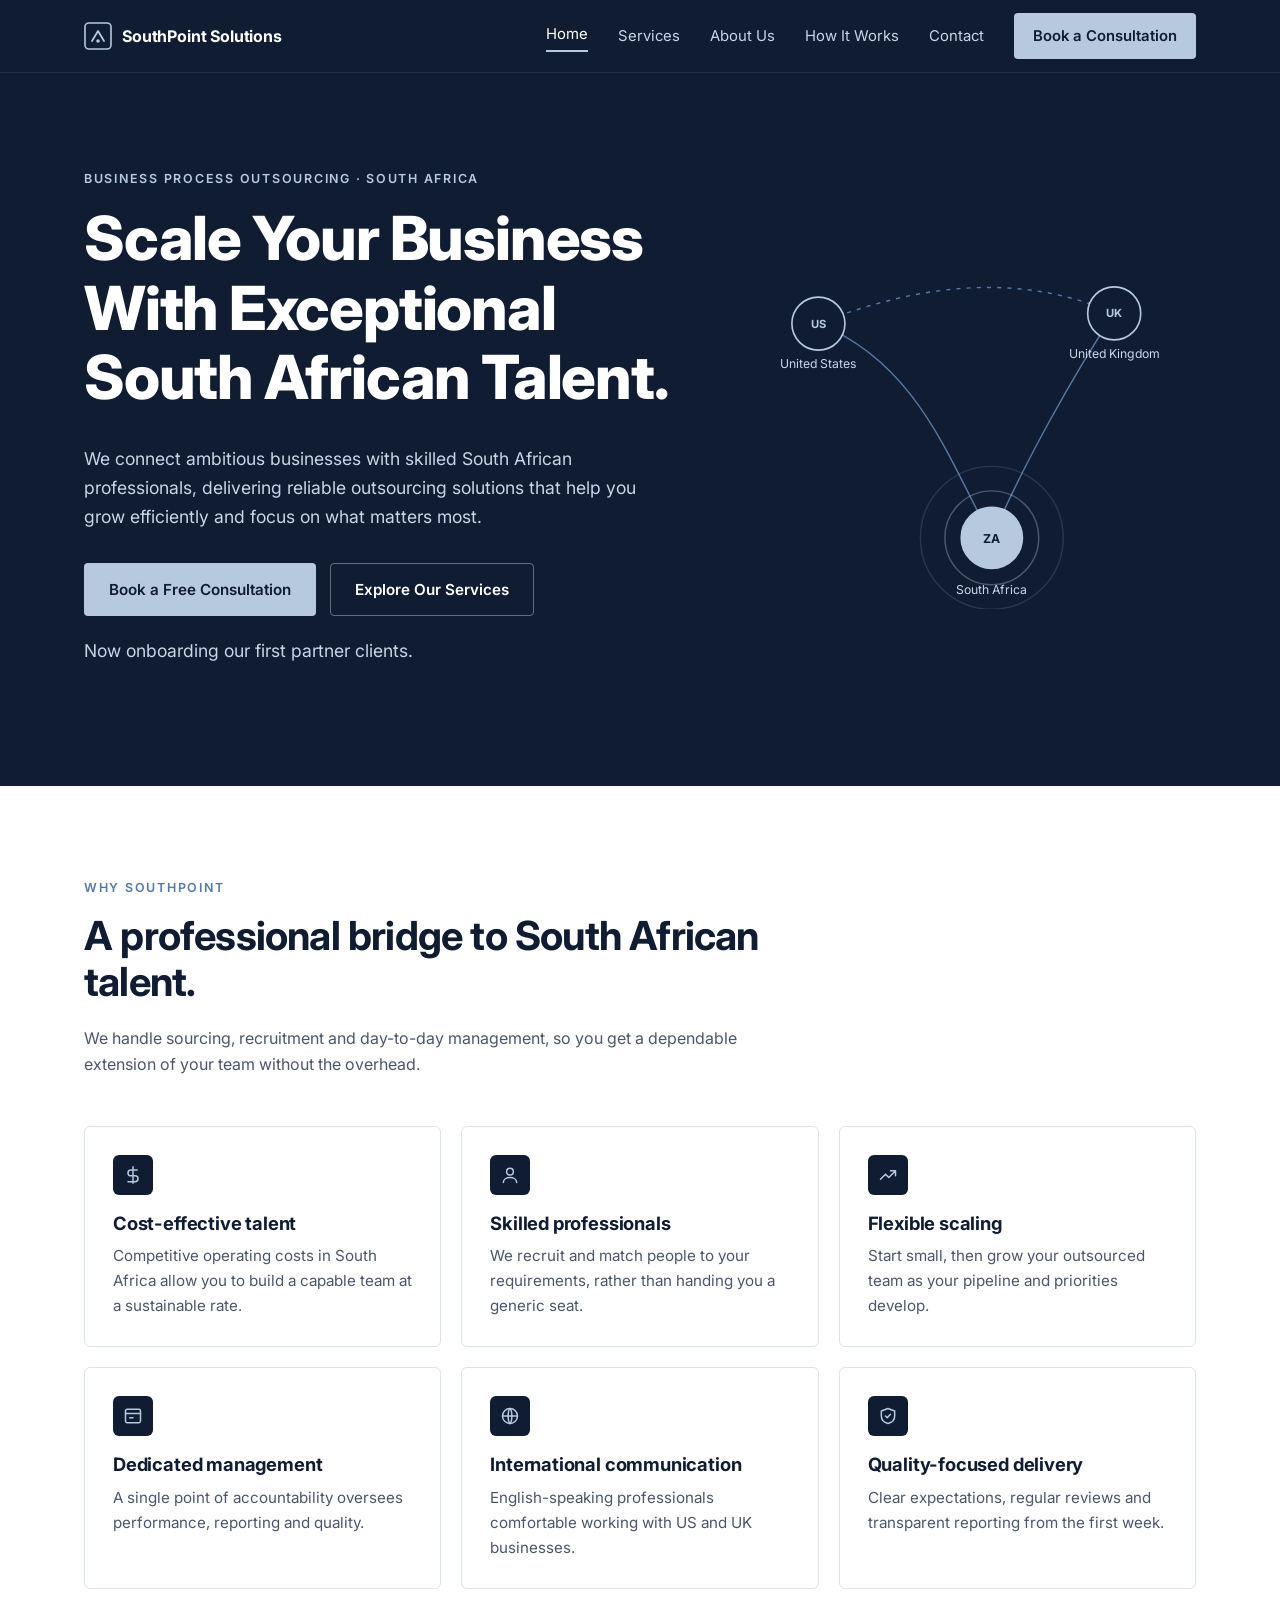
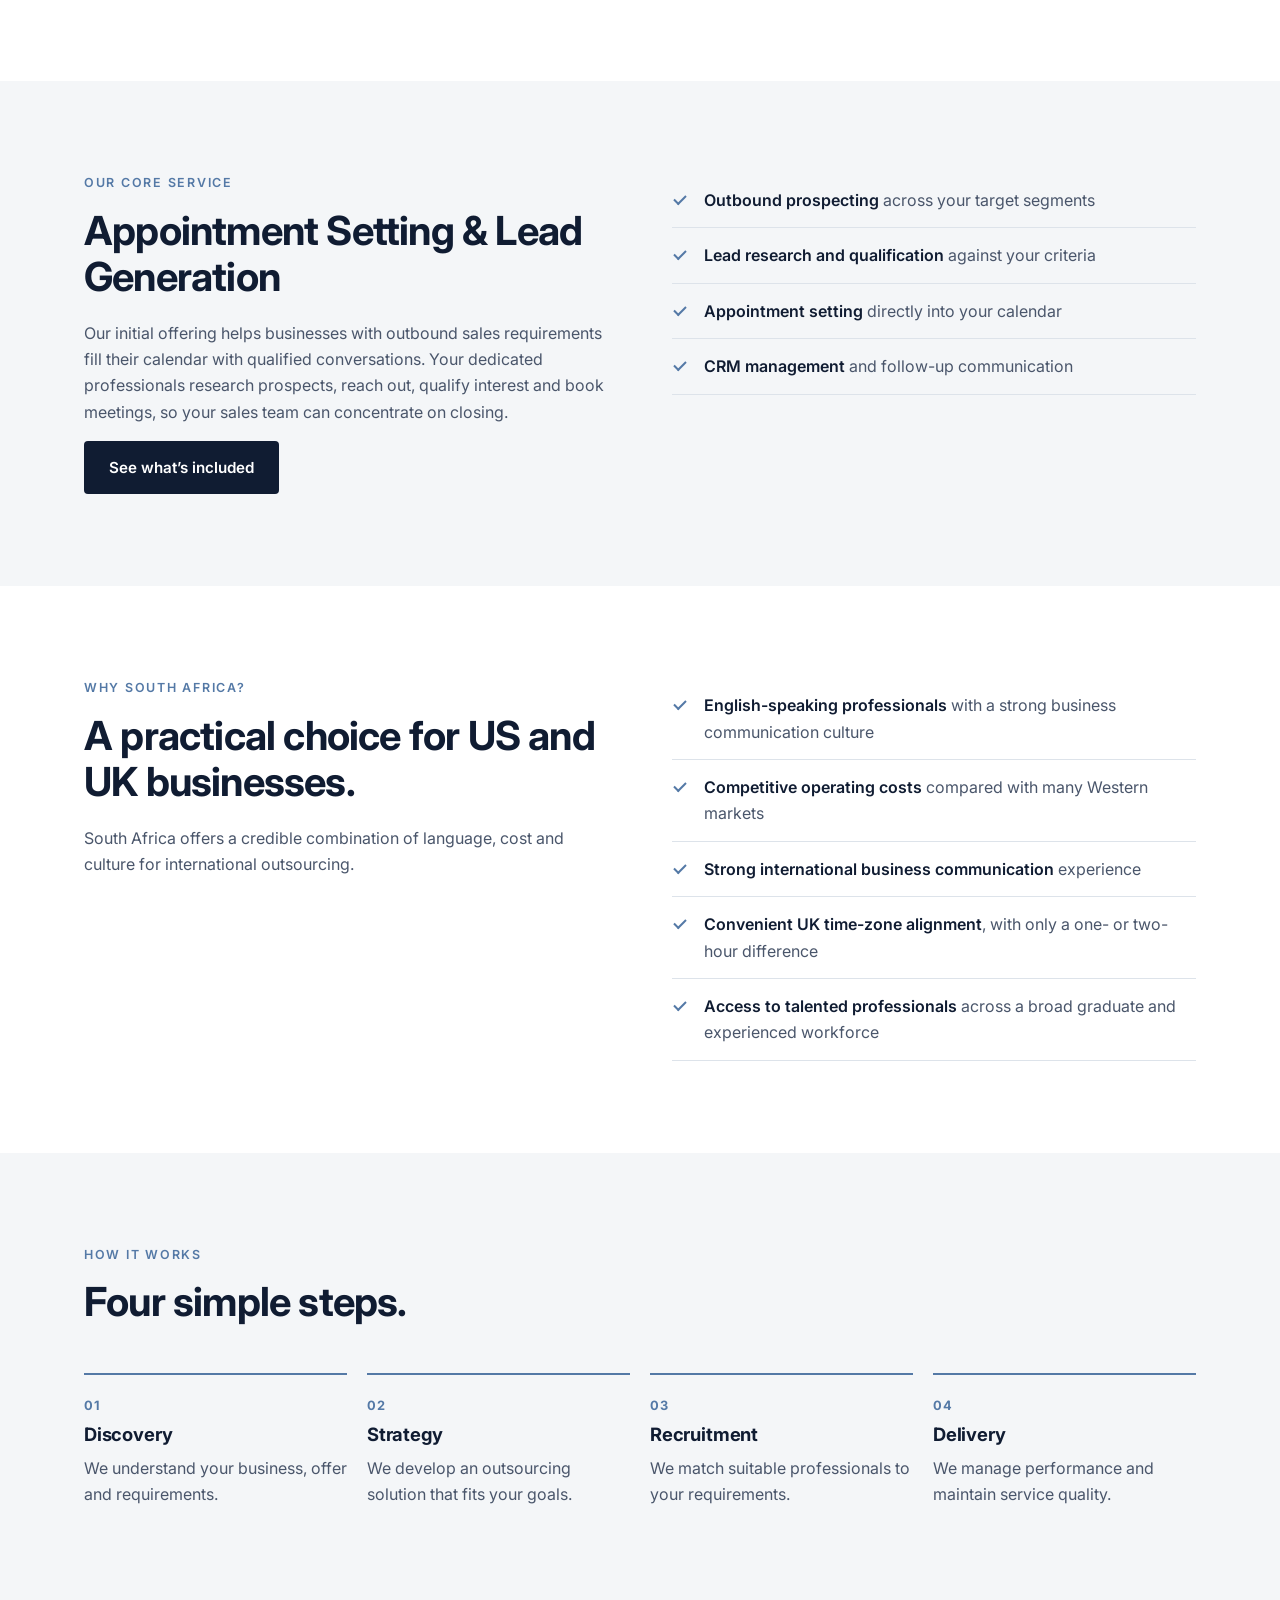
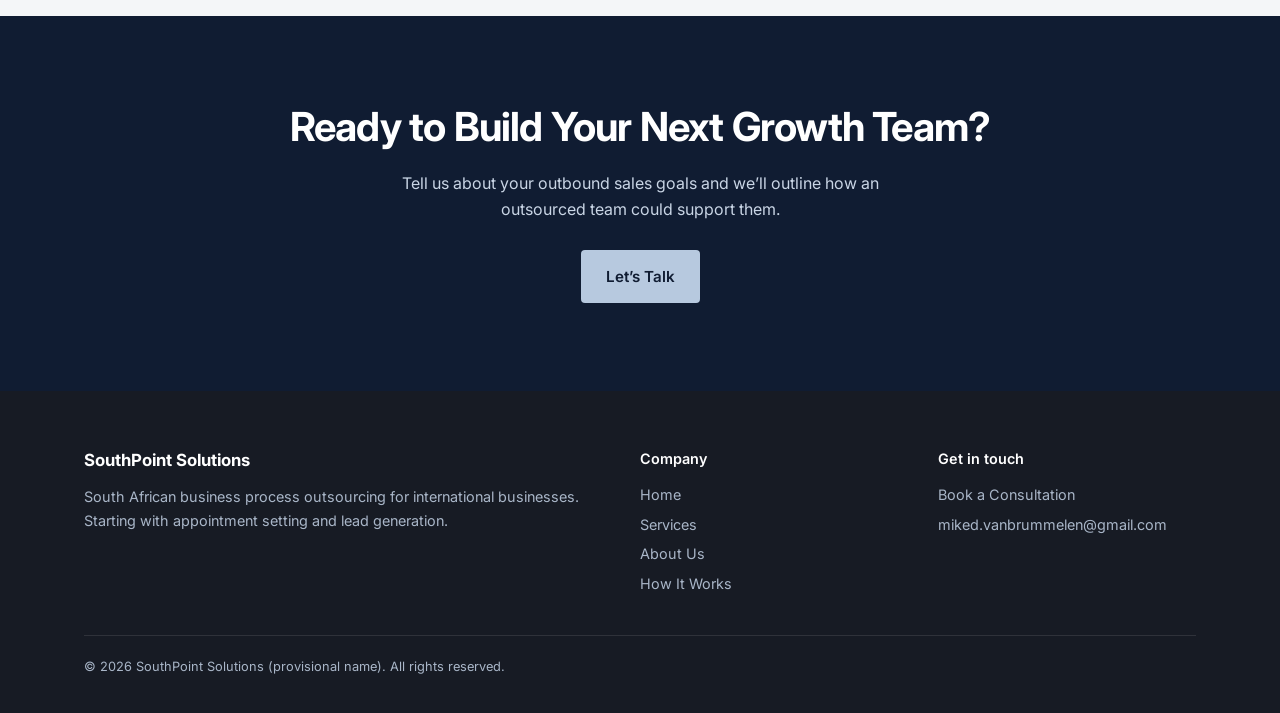
<file: index.html>
<!DOCTYPE html>
<html lang="en">
<head>
<meta charset="utf-8">
<meta name="viewport" content="width=device-width, initial-scale=1, viewport-fit=cover">
<title>SouthPoint Solutions | South African BPO &amp; Outsourced Appointment Setting</title>
<meta name="description" content="South African business process outsourcing for US and UK companies. Outsourced appointment setting and lead generation with dedicated management.">
<link rel="icon" href="assets/favicon.svg" type="image/svg+xml">
<link rel="preconnect" href="https://fonts.googleapis.com">
<link rel="stylesheet" href="https://fonts.googleapis.com/css2?family=Inter:wght@400;500;600;700;800&display=swap">
<link rel="stylesheet" href="assets/css/style.css">
</head>
<body>
<header>
<div class="wrap nav">
<a class="logo" href="index.html" aria-label="SouthPoint Solutions home"><svg viewBox="0 0 28 28" fill="none"><rect x="1" y="1" width="26" height="26" rx="4" stroke="#B7C9DF" stroke-width="1.6"/><path d="M8 19l6-10 6 10" stroke="#B7C9DF" stroke-width="1.8" stroke-linecap="round" stroke-linejoin="round"/><circle cx="14" cy="19" r="1.8" fill="#B7C9DF"/></svg>SouthPoint Solutions</a>
<button class="burger" id="burger" aria-label="Toggle menu" aria-expanded="false" aria-controls="menu"><svg width="24" height="24" viewBox="0 0 24 24" fill="none" stroke="currentColor" stroke-width="2" stroke-linecap="round"><path d="M3 6h18M3 12h18M3 18h18"/></svg></button>
<nav class="menu" id="menu" aria-label="Main">
<a href="index.html" class="on" aria-current="page">Home</a><a href="services.html">Services</a><a href="about.html">About Us</a><a href="how-it-works.html">How It Works</a><a href="contact.html">Contact</a>
<a class="btn btn-p" href="contact.html">Book a Consultation</a>
</nav>
</div>
</header>
<main id="main">
<section class="hero"><div class="wrap grid">
<div>
<span class="eyebrow" style="color:#B7C9DF">Business Process Outsourcing &middot; South Africa</span>
<h1>Scale Your Business With Exceptional South African Talent.</h1>
<p>We connect ambitious businesses with skilled South African professionals, delivering reliable outsourcing solutions that help you grow efficiently and focus on what matters most.</p>
<div class="cta-row"><a class="btn btn-p" href="contact.html">Book a Free Consultation</a><a class="btn btn-s" href="services.html">Explore Our Services</a></div>
<p class="note">Now onboarding our first partner clients.</p>
</div>
<svg class="vis" viewBox="0 0 440 360" role="img" aria-label="Network connecting international businesses with a South African team">
<g fill="none" stroke="#5479A6" stroke-width="1.4"><path d="M70 80 C170 120 200 220 240 290"/><path d="M360 70 C320 130 270 220 240 290" /><path d="M70 80 C170 40 270 30 360 70" stroke-dasharray="4 6"/><circle cx="240" cy="290" r="46" stroke="#B7C9DF" stroke-opacity=".35"/><circle cx="240" cy="290" r="70" stroke="#B7C9DF" stroke-opacity=".15"/></g>
<g fill="#101C32" stroke="#B7C9DF" stroke-width="1.6"><circle cx="70" cy="80" r="26"/><circle cx="360" cy="70" r="26"/><circle cx="240" cy="290" r="30" fill="#B7C9DF"/></g>
<g font-family="Inter,sans-serif" font-size="12" fill="#c9d5e5" text-anchor="middle"><text x="70" y="124">United States</text><text x="360" y="114">United Kingdom</text><text x="240" y="345">South Africa</text></g>
<g font-family="Inter,sans-serif" font-size="11" font-weight="700" fill="#B7C9DF" text-anchor="middle"><text x="70" y="84">US</text><text x="360" y="74">UK</text></g>
<text x="240" y="295" font-family="Inter,sans-serif" font-size="12" font-weight="700" fill="#101C32" text-anchor="middle">ZA</text>
</svg>
</div></section>

<section class="s"><div class="wrap">
<div class="head"><span class="eyebrow">Why SouthPoint</span><h2>A professional bridge to South African talent.</h2><p>We handle sourcing, recruitment and day-to-day management, so you get a dependable extension of your team without the overhead.</p></div>
<div class="g3">
<div class="card"><div class="ic"><svg viewBox="0 0 24 24"><path d="M12 2v20M17 6H9.5a3.5 3.5 0 000 7h5a3.5 3.5 0 010 7H6"/></svg></div><h3>Cost-effective talent</h3><p>Competitive operating costs in South Africa allow you to build a capable team at a sustainable rate.</p></div>
<div class="card"><div class="ic"><svg viewBox="0 0 24 24"><circle cx="12" cy="8" r="4"/><path d="M4 21c0-4 4-6 8-6s8 2 8 6"/></svg></div><h3>Skilled professionals</h3><p>We recruit and match people to your requirements, rather than handing you a generic seat.</p></div>
<div class="card"><div class="ic"><svg viewBox="0 0 24 24"><path d="M3 17l6-6 4 4 8-8M15 7h6v6"/></svg></div><h3>Flexible scaling</h3><p>Start small, then grow your outsourced team as your pipeline and priorities develop.</p></div>
<div class="card"><div class="ic"><svg viewBox="0 0 24 24"><rect x="3" y="4" width="18" height="16" rx="2"/><path d="M3 9h18M8 14h4"/></svg></div><h3>Dedicated management</h3><p>A single point of accountability oversees performance, reporting and quality.</p></div>
<div class="card"><div class="ic"><svg viewBox="0 0 24 24"><circle cx="12" cy="12" r="9"/><path d="M3 12h18M12 3c3 3 3 15 0 18M12 3c-3 3-3 15 0 18"/></svg></div><h3>International communication</h3><p>English-speaking professionals comfortable working with US and UK businesses.</p></div>
<div class="card"><div class="ic"><svg viewBox="0 0 24 24"><path d="M12 3l8 3v6c0 5-3.5 8-8 9-4.5-1-8-4-8-9V6z"/><path d="M9 12l2 2 4-4"/></svg></div><h3>Quality-focused delivery</h3><p>Clear expectations, regular reviews and transparent reporting from the first week.</p></div>
</div></div></section>

<section class="s alt"><div class="wrap split">
<div><span class="eyebrow">Our Core Service</span><h2>Appointment Setting &amp; Lead Generation</h2><p>Our initial offering helps businesses with outbound sales requirements fill their calendar with qualified conversations. Your dedicated professionals research prospects, reach out, qualify interest and book meetings, so your sales team can concentrate on closing.</p><a class="btn btn-d" href="services.html">See what’s included</a></div>
<ul class="ticks"><li><strong>Outbound prospecting</strong> across your target segments</li><li><strong>Lead research and qualification</strong> against your criteria</li><li><strong>Appointment setting</strong> directly into your calendar</li><li><strong>CRM management</strong> and follow-up communication</li></ul>
</div></section>

<section class="s"><div class="wrap split">
<div><span class="eyebrow">Why South Africa?</span><h2>A practical choice for US and UK businesses.</h2><p>South Africa offers a credible combination of language, cost and culture for international outsourcing.</p></div>
<ul class="ticks"><li><strong>English-speaking professionals</strong> with a strong business communication culture</li><li><strong>Competitive operating costs</strong> compared with many Western markets</li><li><strong>Strong international business communication</strong> experience</li><li><strong>Convenient UK time-zone alignment</strong>, with only a one- or two-hour difference</li><li><strong>Access to talented professionals</strong> across a broad graduate and experienced workforce</li></ul>
</div></section>

<section class="s alt"><div class="wrap">
<div class="head"><span class="eyebrow">How It Works</span><h2>Four simple steps.</h2></div>
<div class="steps">
<div class="step"><b>01</b><h3>Discovery</h3><p>We understand your business, offer and requirements.</p></div>
<div class="step"><b>02</b><h3>Strategy</h3><p>We develop an outsourcing solution that fits your goals.</p></div>
<div class="step"><b>03</b><h3>Recruitment</h3><p>We match suitable professionals to your requirements.</p></div>
<div class="step"><b>04</b><h3>Delivery</h3><p>We manage performance and maintain service quality.</p></div>
</div></div></section>

<section class="cta"><div class="wrap"><h2>Ready to Build Your Next Growth Team?</h2><p>Tell us about your outbound sales goals and we’ll outline how an outsourced team could support them.</p><a class="btn btn-p" href="contact.html">Let’s Talk</a></div></section>
</main>
<footer><div class="wrap">
<div class="cols">
<div><p style="color:#fff;font-weight:700;font-size:1.05rem">SouthPoint Solutions</p><p>South African business process outsourcing for international businesses. Starting with appointment setting and lead generation.</p></div>
<div><p style="color:#fff;font-weight:600">Company</p><a href="index.html">Home</a><a href="services.html">Services</a><a href="about.html">About Us</a><a href="how-it-works.html">How It Works</a></div>
<div><p style="color:#fff;font-weight:600">Get in touch</p><a href="contact.html">Book a Consultation</a><a href="mailto:miked.vanbrummelen@gmail.com">miked.vanbrummelen@gmail.com</a></div>
</div>
<div class="legal">&copy; 2026 SouthPoint Solutions (provisional name). All rights reserved.</div>
</div></footer>
<script src="assets/js/main.js" defer></script>
</body>
</html>
</file>
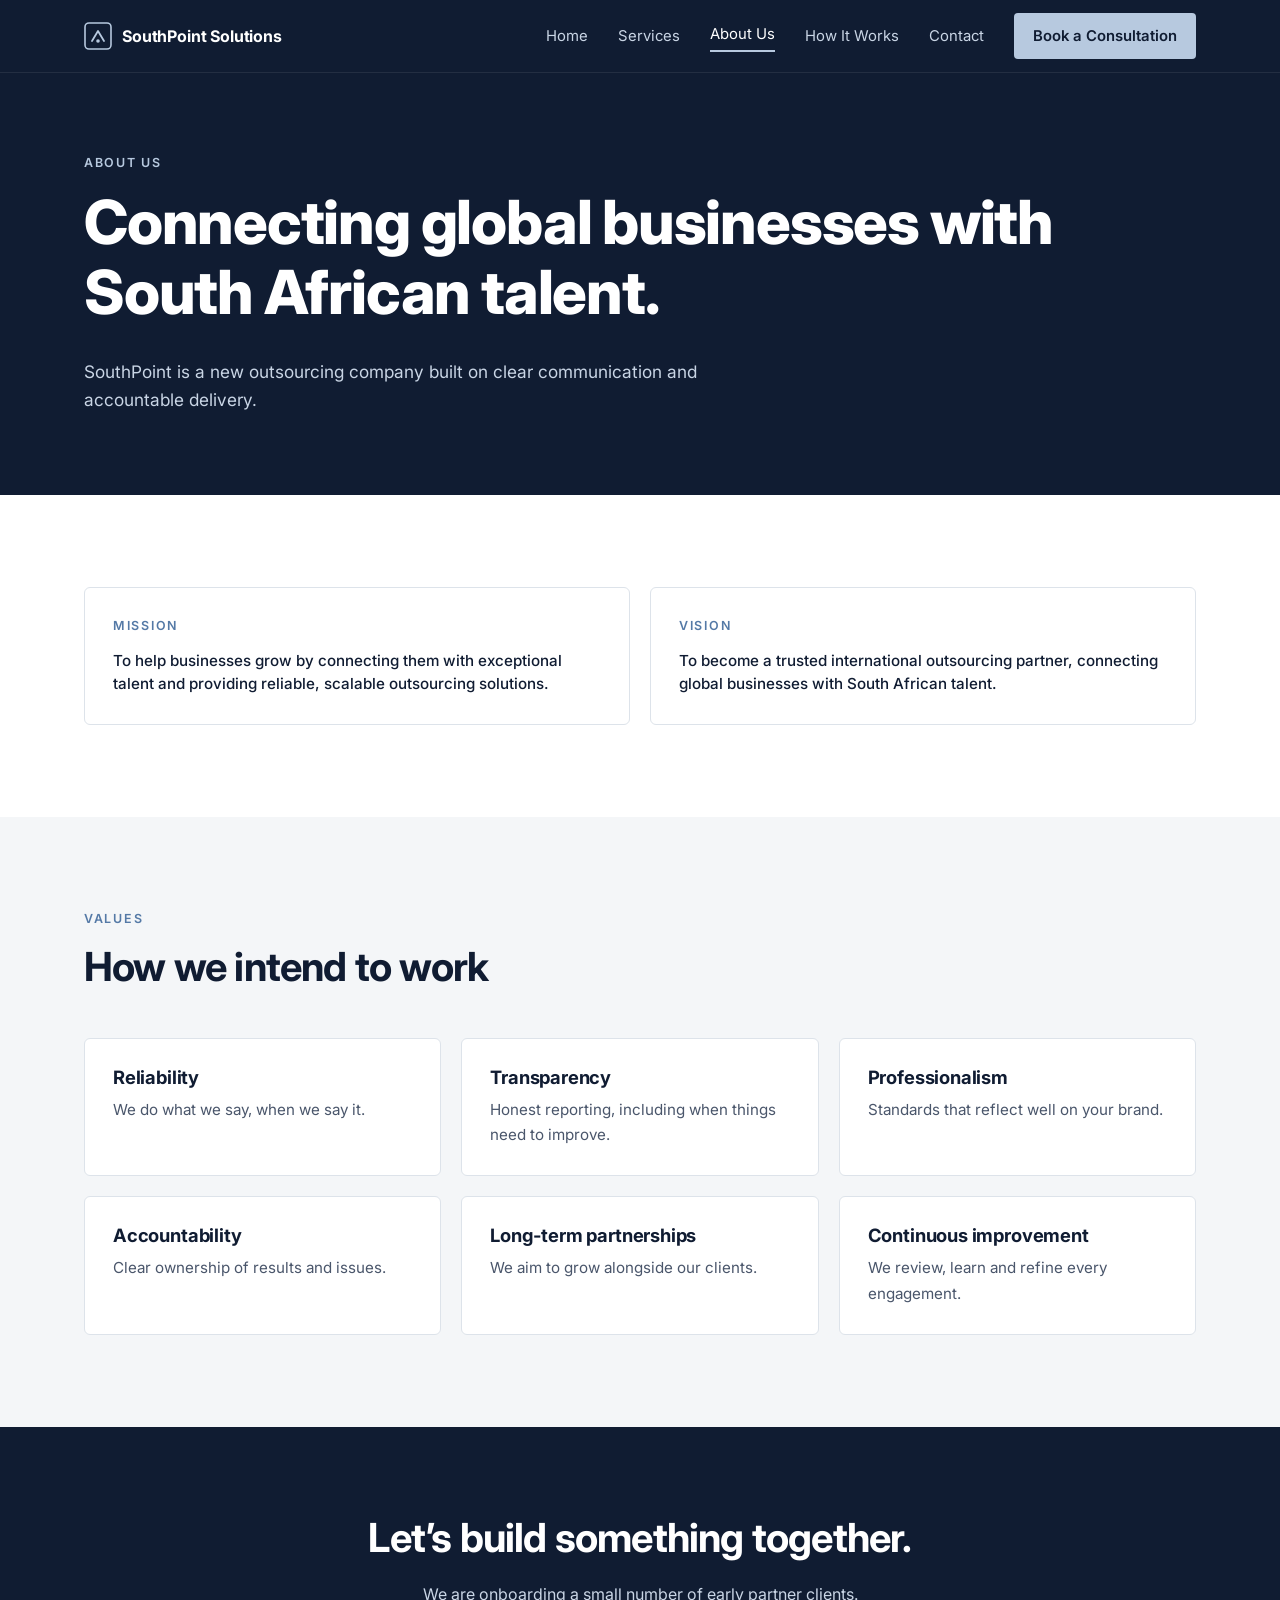
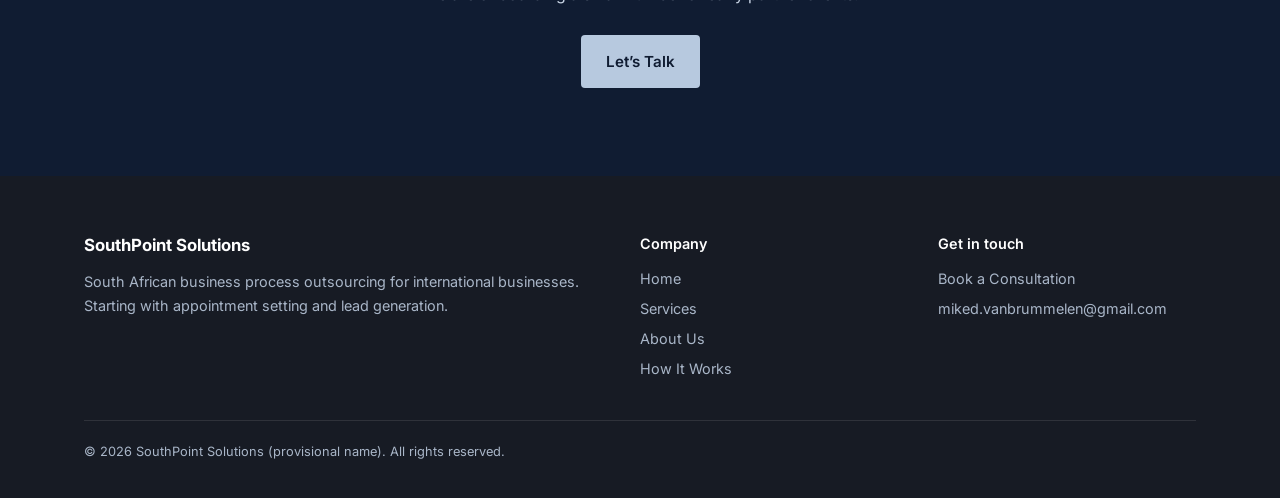
<file: about.html>
<!DOCTYPE html>
<html lang="en">
<head>
<meta charset="utf-8">
<meta name="viewport" content="width=device-width, initial-scale=1, viewport-fit=cover">
<title>About SouthPoint Solutions | International Outsourcing Partner</title>
<meta name="description" content="Our mission, vision and values: connecting global businesses with exceptional South African talent.">
<link rel="icon" href="assets/favicon.svg" type="image/svg+xml">
<link rel="preconnect" href="https://fonts.googleapis.com">
<link rel="stylesheet" href="https://fonts.googleapis.com/css2?family=Inter:wght@400;500;600;700;800&display=swap">
<link rel="stylesheet" href="assets/css/style.css">
</head>
<body>
<header>
<div class="wrap nav">
<a class="logo" href="index.html" aria-label="SouthPoint Solutions home"><svg viewBox="0 0 28 28" fill="none"><rect x="1" y="1" width="26" height="26" rx="4" stroke="#B7C9DF" stroke-width="1.6"/><path d="M8 19l6-10 6 10" stroke="#B7C9DF" stroke-width="1.8" stroke-linecap="round" stroke-linejoin="round"/><circle cx="14" cy="19" r="1.8" fill="#B7C9DF"/></svg>SouthPoint Solutions</a>
<button class="burger" id="burger" aria-label="Toggle menu" aria-expanded="false" aria-controls="menu"><svg width="24" height="24" viewBox="0 0 24 24" fill="none" stroke="currentColor" stroke-width="2" stroke-linecap="round"><path d="M3 6h18M3 12h18M3 18h18"/></svg></button>
<nav class="menu" id="menu" aria-label="Main">
<a href="index.html">Home</a><a href="services.html">Services</a><a href="about.html" class="on" aria-current="page">About Us</a><a href="how-it-works.html">How It Works</a><a href="contact.html">Contact</a>
<a class="btn btn-p" href="contact.html">Book a Consultation</a>
</nav>
</div>
</header>
<main id="main">
<section class="pagehead"><div class="wrap"><span class="eyebrow" style="color:#B7C9DF">About Us</span><h1>Connecting global businesses with South African talent.</h1><p>SouthPoint is a new outsourcing company built on clear communication and accountable delivery.</p></div></section>
<section class="s"><div class="wrap g2">
<div class="card"><span class="eyebrow">Mission</span><p class="q">To help businesses grow by connecting them with exceptional talent and providing reliable, scalable outsourcing solutions.</p></div>
<div class="card"><span class="eyebrow">Vision</span><p class="q">To become a trusted international outsourcing partner, connecting global businesses with South African talent.</p></div>
</div></section>
<section class="s alt"><div class="wrap">
<div class="head"><span class="eyebrow">Values</span><h2>How we intend to work</h2></div>
<div class="g3">
<div class="card"><h3>Reliability</h3><p>We do what we say, when we say it.</p></div>
<div class="card"><h3>Transparency</h3><p>Honest reporting, including when things need to improve.</p></div>
<div class="card"><h3>Professionalism</h3><p>Standards that reflect well on your brand.</p></div>
<div class="card"><h3>Accountability</h3><p>Clear ownership of results and issues.</p></div>
<div class="card"><h3>Long-term partnerships</h3><p>We aim to grow alongside our clients.</p></div>
<div class="card"><h3>Continuous improvement</h3><p>We review, learn and refine every engagement.</p></div>
</div></div></section>
<section class="cta"><div class="wrap"><h2>Let’s build something together.</h2><p>We are onboarding a small number of early partner clients.</p><a class="btn btn-p" href="contact.html">Let’s Talk</a></div></section>
</main>
<footer><div class="wrap">
<div class="cols">
<div><p style="color:#fff;font-weight:700;font-size:1.05rem">SouthPoint Solutions</p><p>South African business process outsourcing for international businesses. Starting with appointment setting and lead generation.</p></div>
<div><p style="color:#fff;font-weight:600">Company</p><a href="index.html">Home</a><a href="services.html">Services</a><a href="about.html">About Us</a><a href="how-it-works.html">How It Works</a></div>
<div><p style="color:#fff;font-weight:600">Get in touch</p><a href="contact.html">Book a Consultation</a><a href="mailto:miked.vanbrummelen@gmail.com">miked.vanbrummelen@gmail.com</a></div>
</div>
<div class="legal">&copy; 2026 SouthPoint Solutions (provisional name). All rights reserved.</div>
</div></footer>
<script src="assets/js/main.js" defer></script>
</body>
</html>
</file>
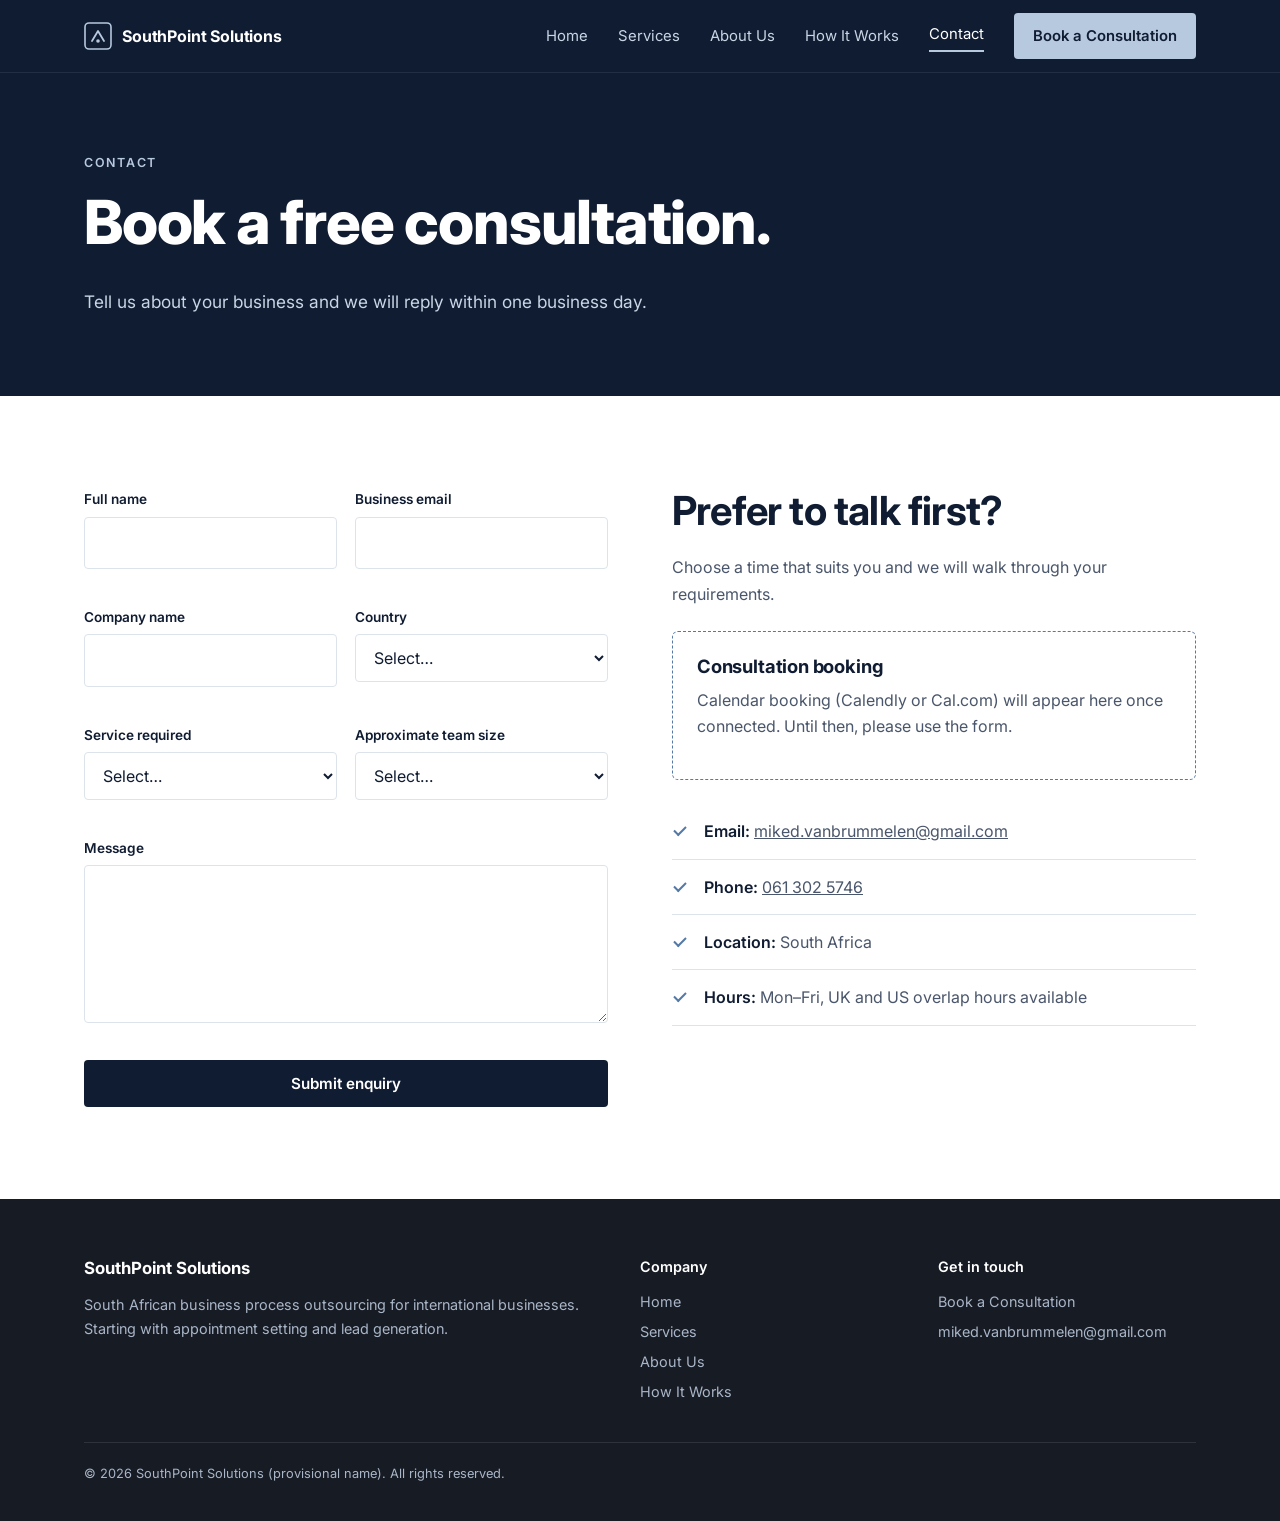
<file: contact.html>
<!DOCTYPE html>
<html lang="en">
<head>
<meta charset="utf-8">
<meta name="viewport" content="width=device-width, initial-scale=1, viewport-fit=cover">
<title>Contact SouthPoint Solutions | Book a Free Consultation</title>
<meta name="description" content="Book a free consultation to discuss outsourced appointment setting and lead generation with South African professionals.">
<link rel="icon" href="assets/favicon.svg" type="image/svg+xml">
<link rel="preconnect" href="https://fonts.googleapis.com">
<link rel="stylesheet" href="https://fonts.googleapis.com/css2?family=Inter:wght@400;500;600;700;800&display=swap">
<link rel="stylesheet" href="assets/css/style.css">
</head>
<body>
<header>
<div class="wrap nav">
<a class="logo" href="index.html" aria-label="SouthPoint Solutions home"><svg viewBox="0 0 28 28" fill="none"><rect x="1" y="1" width="26" height="26" rx="4" stroke="#B7C9DF" stroke-width="1.6"/><path d="M8 19l6-10 6 10" stroke="#B7C9DF" stroke-width="1.8" stroke-linecap="round" stroke-linejoin="round"/><circle cx="14" cy="19" r="1.8" fill="#B7C9DF"/></svg>SouthPoint Solutions</a>
<button class="burger" id="burger" aria-label="Toggle menu" aria-expanded="false" aria-controls="menu"><svg width="24" height="24" viewBox="0 0 24 24" fill="none" stroke="currentColor" stroke-width="2" stroke-linecap="round"><path d="M3 6h18M3 12h18M3 18h18"/></svg></button>
<nav class="menu" id="menu" aria-label="Main">
<a href="index.html">Home</a><a href="services.html">Services</a><a href="about.html">About Us</a><a href="how-it-works.html">How It Works</a><a href="contact.html" class="on" aria-current="page">Contact</a>
<a class="btn btn-p" href="contact.html">Book a Consultation</a>
</nav>
</div>
</header>
<main id="main">
<section class="pagehead"><div class="wrap"><span class="eyebrow" style="color:#B7C9DF">Contact</span><h1>Book a free consultation.</h1><p>Tell us about your business and we will reply within one business day.</p></div></section>
<section class="s"><div class="wrap split">
<div>
<form id="cf" novalidate>
<div class="f"><label for="name">Full name</label><input id="name" name="name" autocomplete="name" required><span class="err"></span></div>
<div class="f"><label for="email">Business email</label><input id="email" name="email" type="email" autocomplete="email" required><span class="err"></span></div>
<div class="f"><label for="company">Company name</label><input id="company" name="company" autocomplete="organization" required><span class="err"></span></div>
<div class="f"><label for="country">Country</label><select id="country" name="country" required><option value="">Select…</option><option>United States</option><option>United Kingdom</option><option>Other</option></select><span class="err"></span></div>
<div class="f"><label for="service">Service required</label><select id="service" name="service" required><option value="">Select…</option><option>Appointment Setting &amp; Lead Generation</option><option>Not sure yet</option></select><span class="err"></span></div>
<div class="f"><label for="size">Approximate team size</label><select id="size" name="size" required><option value="">Select…</option><option>1 person</option><option>2–3 people</option><option>4–10 people</option><option>10+ people</option></select><span class="err"></span></div>
<div class="f w"><label for="msg">Message</label><textarea id="msg" name="msg" rows="5" required></textarea><span class="err"></span></div>
<div class="f w"><button class="btn btn-d" type="submit">Submit enquiry</button></div>
</form>
<div class="ok" id="ok" role="status" tabindex="-1"><strong>Thank you.</strong> Your email app should open with your enquiry ready to send. If it did not, email us at <a href="mailto:miked.vanbrummelen@gmail.com">miked.vanbrummelen@gmail.com</a>.</div>
</div>
<div>
<h2>Prefer to talk first?</h2>
<p>Choose a time that suits you and we will walk through your requirements.</p>
<div class="book"><h3>Consultation booking</h3><p>Calendar booking (Calendly or Cal.com) will appear here once connected. Until then, please use the form.</p></div>
<ul class="ticks" style="margin-top:24px"><li><strong>Email:</strong> <a href="mailto:miked.vanbrummelen@gmail.com">miked.vanbrummelen@gmail.com</a></li><li><strong>Phone:</strong> <a href="tel:+27613025746">061 302 5746</a></li><li><strong>Location:</strong> South Africa</li><li><strong>Hours:</strong> Mon–Fri, UK and US overlap hours available</li></ul>
</div>
</div></section>
</main>
<footer><div class="wrap">
<div class="cols">
<div><p style="color:#fff;font-weight:700;font-size:1.05rem">SouthPoint Solutions</p><p>South African business process outsourcing for international businesses. Starting with appointment setting and lead generation.</p></div>
<div><p style="color:#fff;font-weight:600">Company</p><a href="index.html">Home</a><a href="services.html">Services</a><a href="about.html">About Us</a><a href="how-it-works.html">How It Works</a></div>
<div><p style="color:#fff;font-weight:600">Get in touch</p><a href="contact.html">Book a Consultation</a><a href="mailto:miked.vanbrummelen@gmail.com">miked.vanbrummelen@gmail.com</a></div>
</div>
<div class="legal">&copy; 2026 SouthPoint Solutions (provisional name). All rights reserved.</div>
</div></footer>
<script src="assets/js/main.js" defer></script>
</body>
</html>
</file>
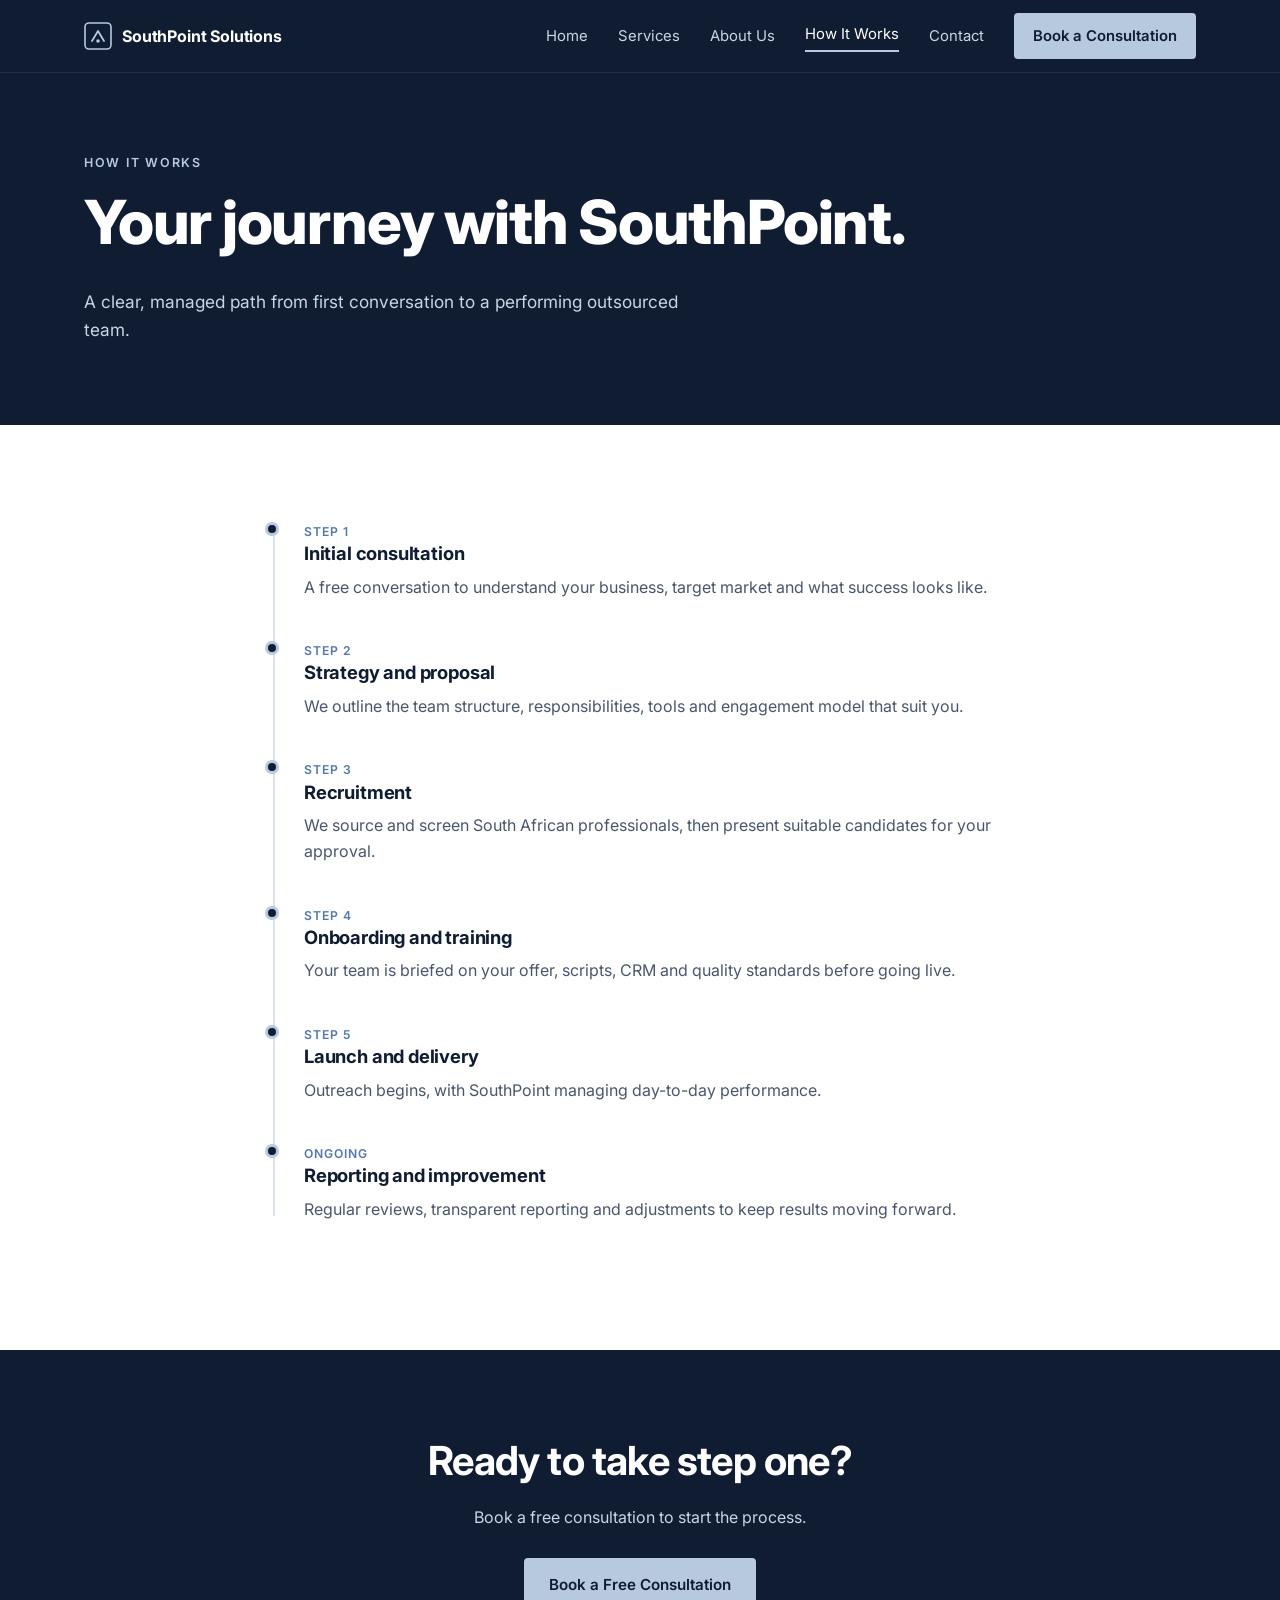
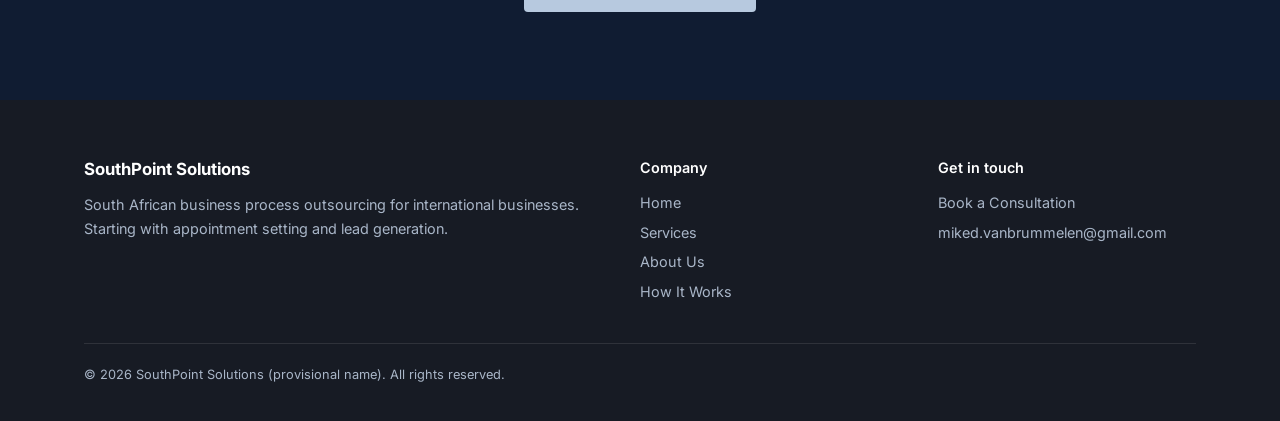
<file: how-it-works.html>
<!DOCTYPE html>
<html lang="en">
<head>
<meta charset="utf-8">
<meta name="viewport" content="width=device-width, initial-scale=1, viewport-fit=cover">
<title>How Outsourcing With SouthPoint Works | Client Journey</title>
<meta name="description" content="From first consultation to recruitment, onboarding and ongoing management: the SouthPoint outsourcing process.">
<link rel="icon" href="assets/favicon.svg" type="image/svg+xml">
<link rel="preconnect" href="https://fonts.googleapis.com">
<link rel="stylesheet" href="https://fonts.googleapis.com/css2?family=Inter:wght@400;500;600;700;800&display=swap">
<link rel="stylesheet" href="assets/css/style.css">
</head>
<body>
<header>
<div class="wrap nav">
<a class="logo" href="index.html" aria-label="SouthPoint Solutions home"><svg viewBox="0 0 28 28" fill="none"><rect x="1" y="1" width="26" height="26" rx="4" stroke="#B7C9DF" stroke-width="1.6"/><path d="M8 19l6-10 6 10" stroke="#B7C9DF" stroke-width="1.8" stroke-linecap="round" stroke-linejoin="round"/><circle cx="14" cy="19" r="1.8" fill="#B7C9DF"/></svg>SouthPoint Solutions</a>
<button class="burger" id="burger" aria-label="Toggle menu" aria-expanded="false" aria-controls="menu"><svg width="24" height="24" viewBox="0 0 24 24" fill="none" stroke="currentColor" stroke-width="2" stroke-linecap="round"><path d="M3 6h18M3 12h18M3 18h18"/></svg></button>
<nav class="menu" id="menu" aria-label="Main">
<a href="index.html">Home</a><a href="services.html">Services</a><a href="about.html">About Us</a><a href="how-it-works.html" class="on" aria-current="page">How It Works</a><a href="contact.html">Contact</a>
<a class="btn btn-p" href="contact.html">Book a Consultation</a>
</nav>
</div>
</header>
<main id="main">
<section class="pagehead"><div class="wrap"><span class="eyebrow" style="color:#B7C9DF">How It Works</span><h1>Your journey with SouthPoint.</h1><p>A clear, managed path from first conversation to a performing outsourced team.</p></div></section>
<section class="s"><div class="wrap"><div class="tl">
<div class="it"><small>Step 1</small><h3>Initial consultation</h3><p>A free conversation to understand your business, target market and what success looks like.</p></div>
<div class="it"><small>Step 2</small><h3>Strategy and proposal</h3><p>We outline the team structure, responsibilities, tools and engagement model that suit you.</p></div>
<div class="it"><small>Step 3</small><h3>Recruitment</h3><p>We source and screen South African professionals, then present suitable candidates for your approval.</p></div>
<div class="it"><small>Step 4</small><h3>Onboarding and training</h3><p>Your team is briefed on your offer, scripts, CRM and quality standards before going live.</p></div>
<div class="it"><small>Step 5</small><h3>Launch and delivery</h3><p>Outreach begins, with SouthPoint managing day-to-day performance.</p></div>
<div class="it"><small>Ongoing</small><h3>Reporting and improvement</h3><p>Regular reviews, transparent reporting and adjustments to keep results moving forward.</p></div>
</div></div></section>
<section class="cta"><div class="wrap"><h2>Ready to take step one?</h2><p>Book a free consultation to start the process.</p><a class="btn btn-p" href="contact.html">Book a Free Consultation</a></div></section>
</main>
<footer><div class="wrap">
<div class="cols">
<div><p style="color:#fff;font-weight:700;font-size:1.05rem">SouthPoint Solutions</p><p>South African business process outsourcing for international businesses. Starting with appointment setting and lead generation.</p></div>
<div><p style="color:#fff;font-weight:600">Company</p><a href="index.html">Home</a><a href="services.html">Services</a><a href="about.html">About Us</a><a href="how-it-works.html">How It Works</a></div>
<div><p style="color:#fff;font-weight:600">Get in touch</p><a href="contact.html">Book a Consultation</a><a href="mailto:miked.vanbrummelen@gmail.com">miked.vanbrummelen@gmail.com</a></div>
</div>
<div class="legal">&copy; 2026 SouthPoint Solutions (provisional name). All rights reserved.</div>
</div></footer>
<script src="assets/js/main.js" defer></script>
</body>
</html>
</file>
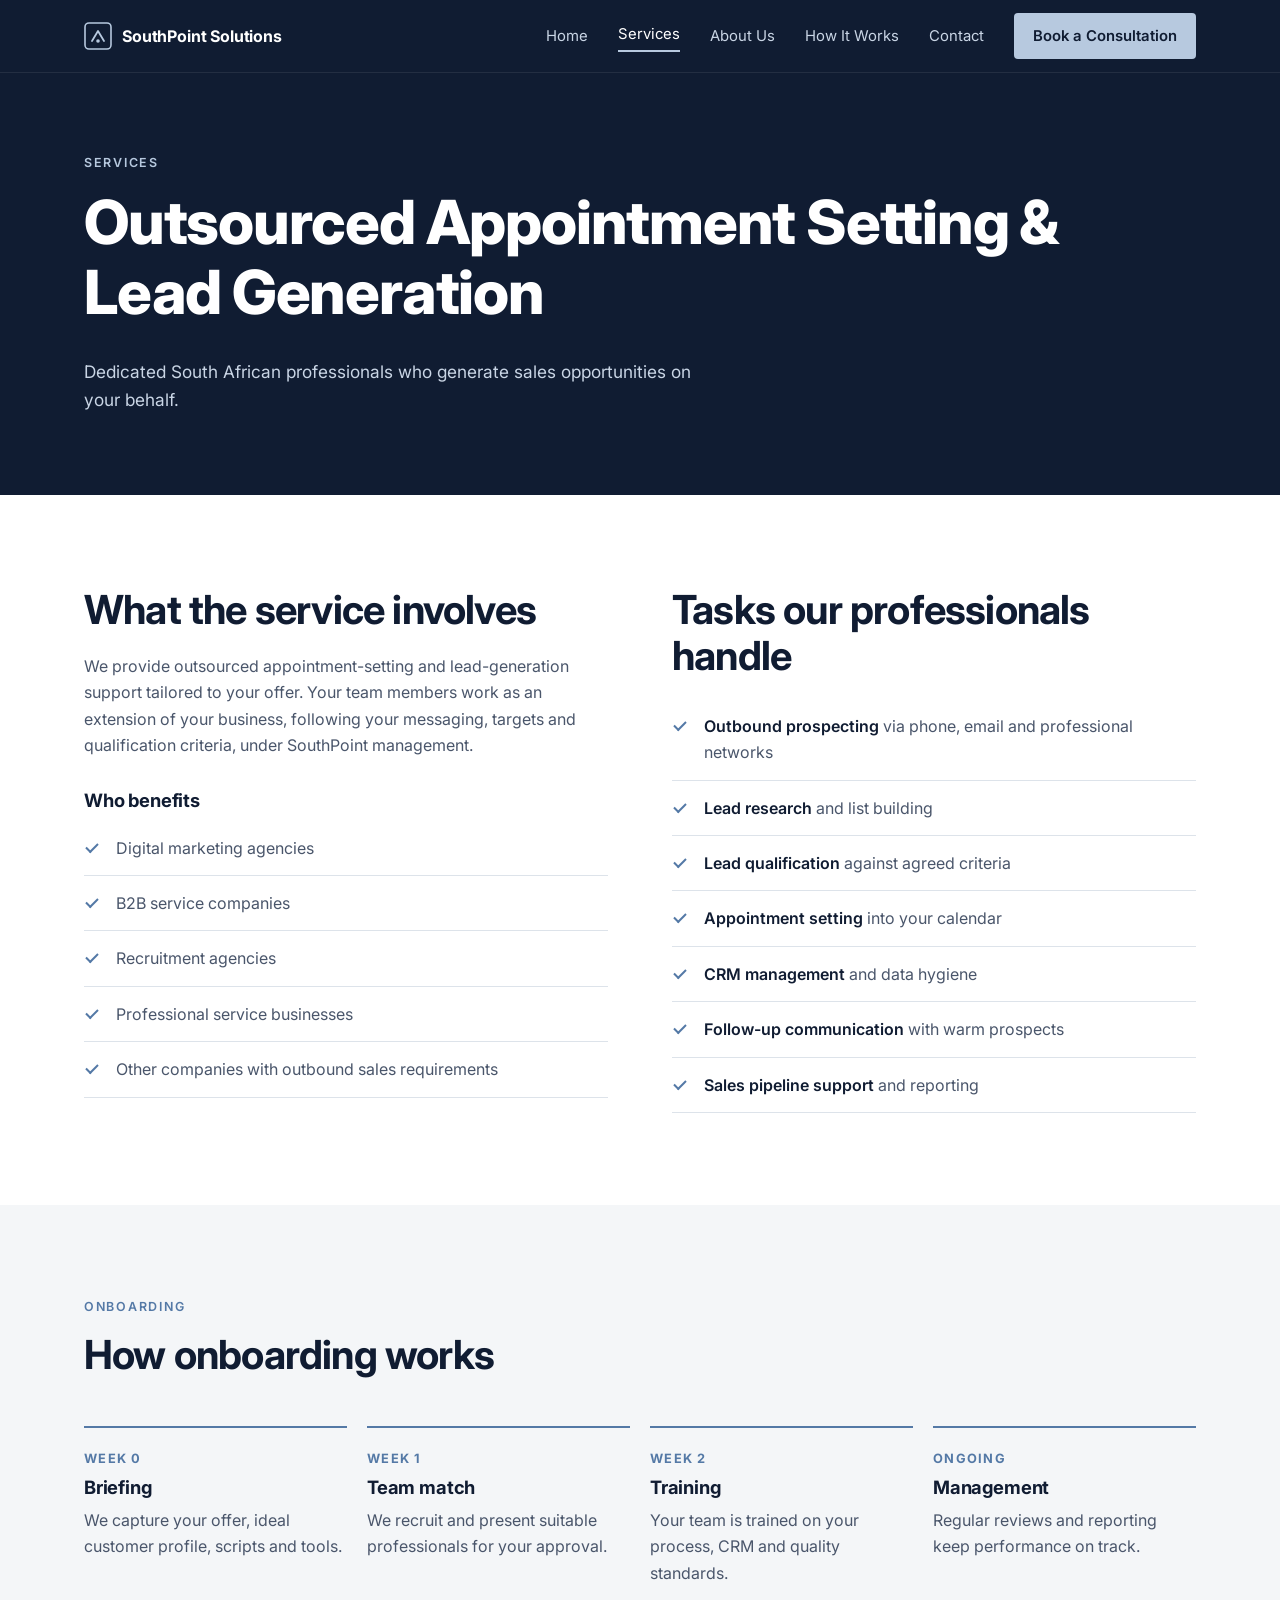
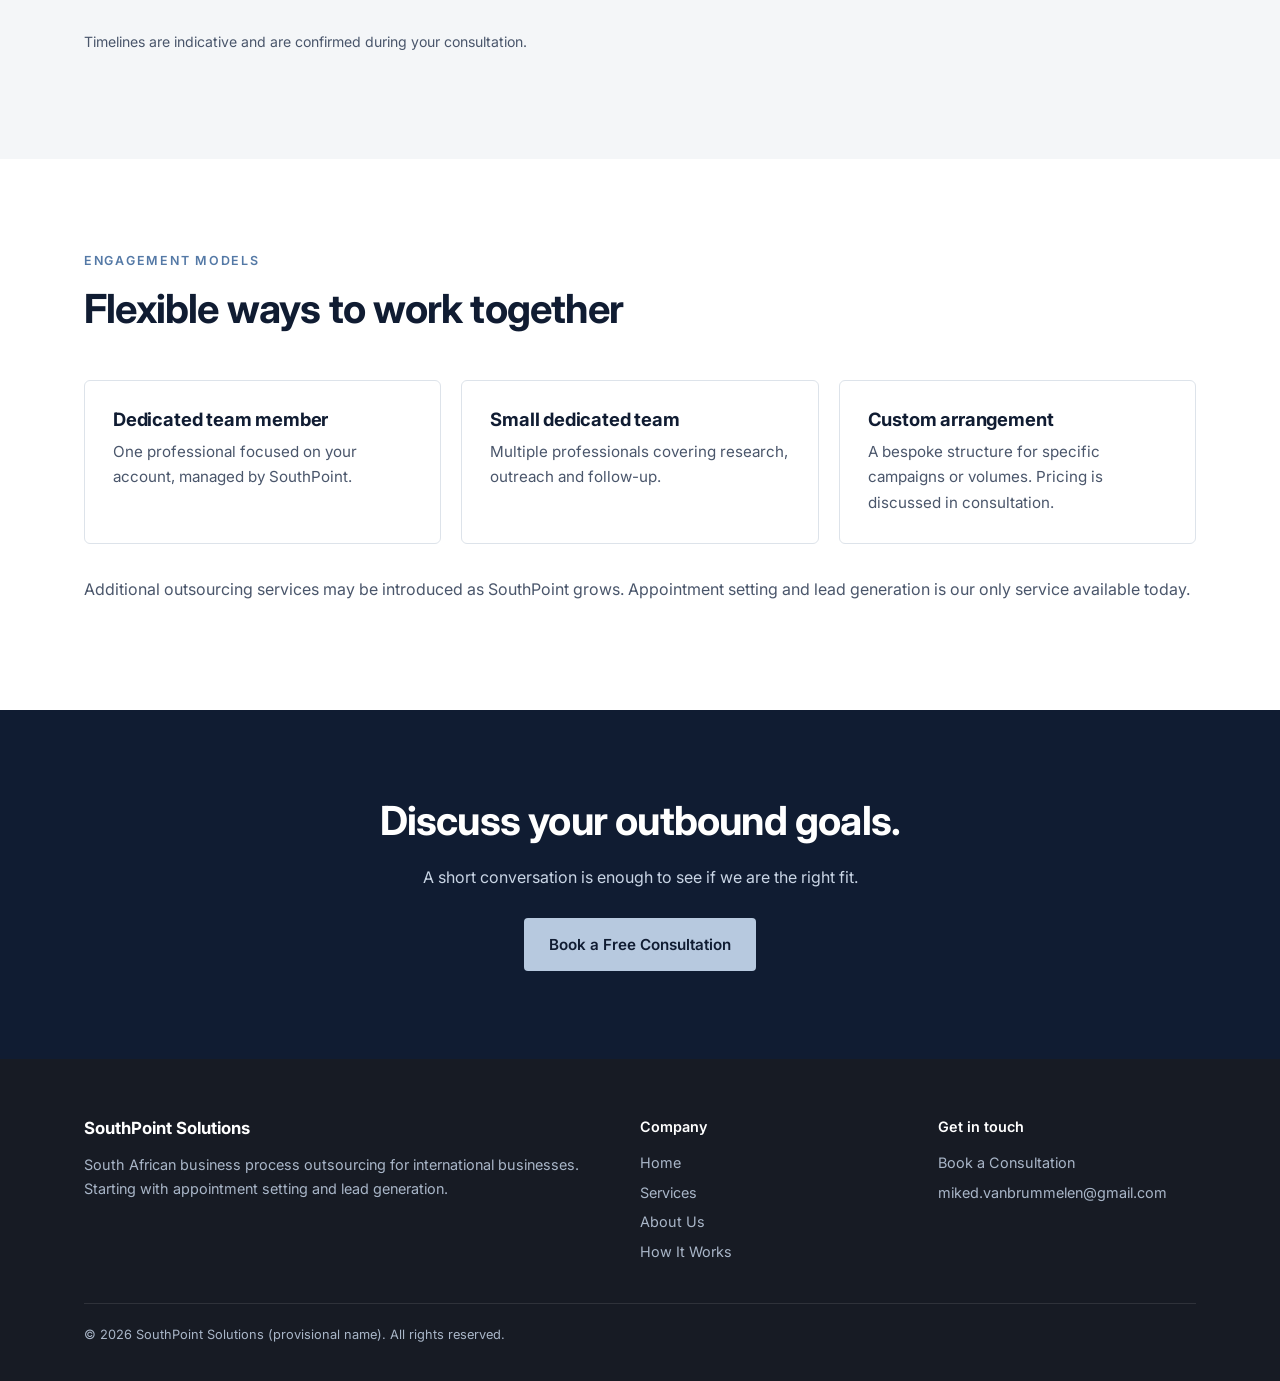
<file: services.html>
<!DOCTYPE html>
<html lang="en">
<head>
<meta charset="utf-8">
<meta name="viewport" content="width=device-width, initial-scale=1, viewport-fit=cover">
<title>Outsourced Appointment Setting &amp; Lead Generation | SouthPoint Solutions</title>
<meta name="description" content="Outsourced appointment setting and lead generation by South African appointment setters for US and UK businesses.">
<link rel="icon" href="assets/favicon.svg" type="image/svg+xml">
<link rel="preconnect" href="https://fonts.googleapis.com">
<link rel="stylesheet" href="https://fonts.googleapis.com/css2?family=Inter:wght@400;500;600;700;800&display=swap">
<link rel="stylesheet" href="assets/css/style.css">
</head>
<body>
<header>
<div class="wrap nav">
<a class="logo" href="index.html" aria-label="SouthPoint Solutions home"><svg viewBox="0 0 28 28" fill="none"><rect x="1" y="1" width="26" height="26" rx="4" stroke="#B7C9DF" stroke-width="1.6"/><path d="M8 19l6-10 6 10" stroke="#B7C9DF" stroke-width="1.8" stroke-linecap="round" stroke-linejoin="round"/><circle cx="14" cy="19" r="1.8" fill="#B7C9DF"/></svg>SouthPoint Solutions</a>
<button class="burger" id="burger" aria-label="Toggle menu" aria-expanded="false" aria-controls="menu"><svg width="24" height="24" viewBox="0 0 24 24" fill="none" stroke="currentColor" stroke-width="2" stroke-linecap="round"><path d="M3 6h18M3 12h18M3 18h18"/></svg></button>
<nav class="menu" id="menu" aria-label="Main">
<a href="index.html">Home</a><a href="services.html" class="on" aria-current="page">Services</a><a href="about.html">About Us</a><a href="how-it-works.html">How It Works</a><a href="contact.html">Contact</a>
<a class="btn btn-p" href="contact.html">Book a Consultation</a>
</nav>
</div>
</header>
<main id="main">
<section class="pagehead"><div class="wrap"><span class="eyebrow" style="color:#B7C9DF">Services</span><h1>Outsourced Appointment Setting &amp; Lead Generation</h1><p>Dedicated South African professionals who generate sales opportunities on your behalf.</p></div></section>
<section class="s"><div class="wrap split">
<div><h2>What the service involves</h2><p>We provide outsourced appointment-setting and lead-generation support tailored to your offer. Your team members work as an extension of your business, following your messaging, targets and qualification criteria, under SouthPoint management.</p><h3 style="margin-top:32px">Who benefits</h3><ul class="ticks"><li>Digital marketing agencies</li><li>B2B service companies</li><li>Recruitment agencies</li><li>Professional service businesses</li><li>Other companies with outbound sales requirements</li></ul></div>
<div><h2>Tasks our professionals handle</h2><ul class="ticks"><li><strong>Outbound prospecting</strong> via phone, email and professional networks</li><li><strong>Lead research</strong> and list building</li><li><strong>Lead qualification</strong> against agreed criteria</li><li><strong>Appointment setting</strong> into your calendar</li><li><strong>CRM management</strong> and data hygiene</li><li><strong>Follow-up communication</strong> with warm prospects</li><li><strong>Sales pipeline support</strong> and reporting</li></ul></div>
</div></section>
<section class="s alt"><div class="wrap">
<div class="head"><span class="eyebrow">Onboarding</span><h2>How onboarding works</h2></div>
<div class="steps">
<div class="step"><b>WEEK 0</b><h3>Briefing</h3><p>We capture your offer, ideal customer profile, scripts and tools.</p></div>
<div class="step"><b>WEEK 1</b><h3>Team match</h3><p>We recruit and present suitable professionals for your approval.</p></div>
<div class="step"><b>WEEK 2</b><h3>Training</h3><p>Your team is trained on your process, CRM and quality standards.</p></div>
<div class="step"><b>ONGOING</b><h3>Management</h3><p>Regular reviews and reporting keep performance on track.</p></div>
</div>
<p style="margin-top:28px;font-size:.88rem">Timelines are indicative and are confirmed during your consultation.</p>
</div></section>
<section class="s"><div class="wrap">
<div class="head"><span class="eyebrow">Engagement Models</span><h2>Flexible ways to work together</h2></div>
<div class="g3">
<div class="card"><h3>Dedicated team member</h3><p>One professional focused on your account, managed by SouthPoint.</p></div>
<div class="card"><h3>Small dedicated team</h3><p>Multiple professionals covering research, outreach and follow-up.</p></div>
<div class="card"><h3>Custom arrangement</h3><p>A bespoke structure for specific campaigns or volumes. Pricing is discussed in consultation.</p></div>
</div>
<p style="margin-top:32px">Additional outsourcing services may be introduced as SouthPoint grows. Appointment setting and lead generation is our only service available today.</p>
</div></section>
<section class="cta"><div class="wrap"><h2>Discuss your outbound goals.</h2><p>A short conversation is enough to see if we are the right fit.</p><a class="btn btn-p" href="contact.html">Book a Free Consultation</a></div></section>
</main>
<footer><div class="wrap">
<div class="cols">
<div><p style="color:#fff;font-weight:700;font-size:1.05rem">SouthPoint Solutions</p><p>South African business process outsourcing for international businesses. Starting with appointment setting and lead generation.</p></div>
<div><p style="color:#fff;font-weight:600">Company</p><a href="index.html">Home</a><a href="services.html">Services</a><a href="about.html">About Us</a><a href="how-it-works.html">How It Works</a></div>
<div><p style="color:#fff;font-weight:600">Get in touch</p><a href="contact.html">Book a Consultation</a><a href="mailto:miked.vanbrummelen@gmail.com">miked.vanbrummelen@gmail.com</a></div>
</div>
<div class="legal">&copy; 2026 SouthPoint Solutions (provisional name). All rights reserved.</div>
</div></footer>
<script src="assets/js/main.js" defer></script>
</body>
</html>
</file>
<file: assets/css/style.css>
:root{--bg:#fff;--alt:#F4F6F8;--text:#101C32;--muted:#4a566b;--line:#dde3ea;--navy:#101C32;--char:#171B24;--blue:#5479A6;--accent:#B7C9DF;--card:#fff;box-sizing:border-box;padding-top:env(safe-area-inset-top,0px);padding-bottom:env(safe-area-inset-bottom,0px)}
@media (prefers-color-scheme:dark){:root:not([data-theme="light"]){color-scheme:dark;--bg:#0c1424;--alt:#101C32;--text:#eef2f7;--muted:#a9b6c8;--line:#26334a;--card:#14213a;--blue:#8fb0d8}}
:root[data-theme="dark"]{color-scheme:dark;--bg:#0c1424;--alt:#101C32;--text:#eef2f7;--muted:#a9b6c8;--line:#26334a;--card:#14213a;--blue:#8fb0d8}
*,*:before,*:after{box-sizing:border-box}
html{scroll-behavior:smooth;scroll-padding-top:calc(72px + env(safe-area-inset-top,0px))}
body{margin:0;background:var(--bg);color:var(--text);font:400 16px/1.65 Inter,system-ui,-apple-system,"Segoe UI",Roboto,sans-serif;-webkit-font-smoothing:antialiased}
body::before{content:"";position:fixed;inset:0 0 auto;height:env(safe-area-inset-top,0px);background:var(--navy);z-index:60}
h1,h2,h3{line-height:1.15;letter-spacing:-.02em;margin:0 0 .5em;font-weight:700}
h1{font-size:clamp(2.2rem,5.4vw,3.8rem);font-weight:800}
h2{font-size:clamp(1.7rem,3.4vw,2.5rem)}
h3{font-size:1.15rem;letter-spacing:-.01em}
p{margin:0 0 1em;color:var(--muted)}
a{color:inherit}
.wrap{max-width:1160px;margin:0 auto;padding:0 24px}
.eyebrow{font-size:.78rem;font-weight:600;letter-spacing:.14em;text-transform:uppercase;color:var(--blue);margin-bottom:14px;display:block}
header{position:sticky;top:env(safe-area-inset-top,0px);z-index:50;background:var(--navy);color:#fff;border-bottom:1px solid rgba(255,255,255,.08)}
.nav{display:flex;align-items:center;justify-content:space-between;height:72px}
.logo{display:flex;align-items:center;gap:10px;font-weight:700;text-decoration:none;color:#fff;letter-spacing:-.01em}
.logo svg{width:28px;height:28px}
.menu{display:flex;align-items:center;gap:30px}
.menu a{text-decoration:none;font-size:.93rem;color:#c9d5e5;transition:color .2s}
.menu a:hover,.menu a.on{color:#fff}
.menu a.on:not(.btn){box-shadow:0 2px 0 var(--accent);padding-bottom:4px}
.btn{display:inline-block;padding:13px 24px;border-radius:4px;font-weight:600;font-size:.95rem;text-decoration:none;border:1px solid transparent;cursor:pointer;font-family:inherit;transition:transform .2s,background .2s}
.btn:hover{transform:translateY(-1px)}
.btn-p{background:var(--accent);color:var(--navy)}
.btn-p:hover{background:#fff}
.btn-s{border-color:rgba(255,255,255,.35);color:#fff}
.btn-s:hover{background:rgba(255,255,255,.08)}
.btn-d{background:var(--navy);color:#fff}
.menu .btn{padding:10px 18px;color:var(--navy)}
.menu .btn:hover{color:var(--navy)}
.burger{display:none;background:none;border:0;color:#fff;padding:8px;cursor:pointer}
.hero{background:var(--navy);color:#fff;padding:96px 0 104px}
.hero p{color:#c9d5e5;font-size:1.1rem;max-width:560px}
.hero .grid{display:grid;grid-template-columns:1.15fr .85fr;gap:56px;align-items:center}
.cta-row{display:flex;gap:14px;flex-wrap:wrap;margin-top:32px}
.hero svg.vis{width:100%;height:auto}
.note{font-size:.82rem;color:#8ea2bf;margin-top:20px}
section.s{padding:92px 0}
.alt{background:var(--alt)}
.head{max-width:680px;margin-bottom:48px}
.g3{display:grid;grid-template-columns:repeat(3,1fr);gap:20px}
.g2{display:grid;grid-template-columns:repeat(2,1fr);gap:20px}
.card{background:var(--card);border:1px solid var(--line);border-radius:6px;padding:28px}
.card p{margin:0;font-size:.95rem}
.ic{width:40px;height:40px;border-radius:6px;background:var(--navy);display:grid;place-items:center;margin-bottom:18px}
.ic svg{width:20px;height:20px;stroke:var(--accent);fill:none;stroke-width:1.8;stroke-linecap:round;stroke-linejoin:round}
.split{display:grid;grid-template-columns:1fr 1fr;gap:64px;align-items:start}
.ticks{list-style:none;padding:0;margin:0}
.ticks li{padding:14px 0 14px 32px;border-bottom:1px solid var(--line);position:relative;color:var(--muted)}
.ticks li strong{color:var(--text);font-weight:600}
.ticks li:before{content:"";position:absolute;left:2px;top:22px;width:12px;height:7px;border-left:2px solid var(--blue);border-bottom:2px solid var(--blue);transform:rotate(-45deg)}
.steps{display:grid;grid-template-columns:repeat(4,1fr);gap:20px;counter-reset:s}
.step{border-top:2px solid var(--blue);padding-top:20px}
.step b{display:block;font-size:.8rem;color:var(--blue);letter-spacing:.1em;margin-bottom:8px}
.tl{position:relative;max-width:760px;margin:0 auto;padding-left:44px}
.tl:before{content:"";position:absolute;left:13px;top:6px;bottom:6px;width:2px;background:var(--line)}
.tl .it{position:relative;margin-bottom:36px}
.tl .it:before{content:"";position:absolute;left:-39px;top:5px;width:14px;height:14px;border-radius:50%;background:var(--navy);border:3px solid var(--accent)}
.tl .it small{color:var(--blue);font-weight:600;letter-spacing:.08em;font-size:.76rem;text-transform:uppercase}
.cta{background:var(--navy);color:#fff;text-align:center;padding:88px 0}
.cta p{color:#c9d5e5;max-width:520px;margin:0 auto 28px}
.pagehead{background:var(--navy);color:#fff;padding:80px 0}
.pagehead p{color:#c9d5e5;max-width:640px;font-size:1.08rem;margin:0}
.q{font-size:1.25rem;line-height:1.5;font-weight:500;color:var(--text);margin:0 0 12px}
form{display:grid;grid-template-columns:1fr 1fr;gap:18px}
.f{display:flex;flex-direction:column;gap:6px}
.f.w{grid-column:1/-1}
label{font-size:.85rem;font-weight:600}
input,select,textarea{font:inherit;padding:12px 14px;border:1px solid var(--line);border-radius:4px;background:var(--card);color:var(--text);width:100%}
input:focus,select:focus,textarea:focus,a:focus-visible,button:focus-visible{outline:2px solid var(--blue);outline-offset:2px}
.err{color:#c0392b;font-size:.8rem;min-height:1em}
[aria-invalid="true"]{border-color:#c0392b}
.ok{display:none;padding:20px;border-radius:6px;border:1px solid var(--blue);background:var(--alt)}
.book{border:1px dashed var(--blue);border-radius:6px;padding:24px;margin-top:24px;background:var(--card)}
footer{background:var(--char);color:#a9b6c8;padding:56px 0 36px;font-size:.9rem}
footer .cols{display:grid;grid-template-columns:2fr 1fr 1fr;gap:40px}
footer a{display:block;text-decoration:none;padding:3px 0}
footer a:hover{color:#fff}
footer p{color:#a9b6c8;margin:0 0 .6em}
.legal{border-top:1px solid rgba(255,255,255,.1);margin-top:36px;padding-top:20px;font-size:.8rem}
main{animation:in .45s ease}
@keyframes in{from{opacity:0;transform:translateY(8px)}to{opacity:1;transform:none}}
@media (prefers-reduced-motion:reduce){main{animation:none}html{scroll-behavior:auto}.btn:hover{transform:none}}
.table{overflow-x:auto}
@media (max-width:900px){
.menu{display:none;position:absolute;left:0;right:0;top:72px;background:var(--navy);flex-direction:column;align-items:flex-start;padding:20px 24px 28px;gap:18px;border-bottom:1px solid rgba(255,255,255,.1)}
.menu.open{display:flex}.burger{display:block}
.hero .grid,.split,.g3,.g2,.steps,footer .cols,form{grid-template-columns:1fr}
.hero{padding:64px 0}section.s{padding:64px 0}.hero svg.vis{max-width:420px}
}
</file>
